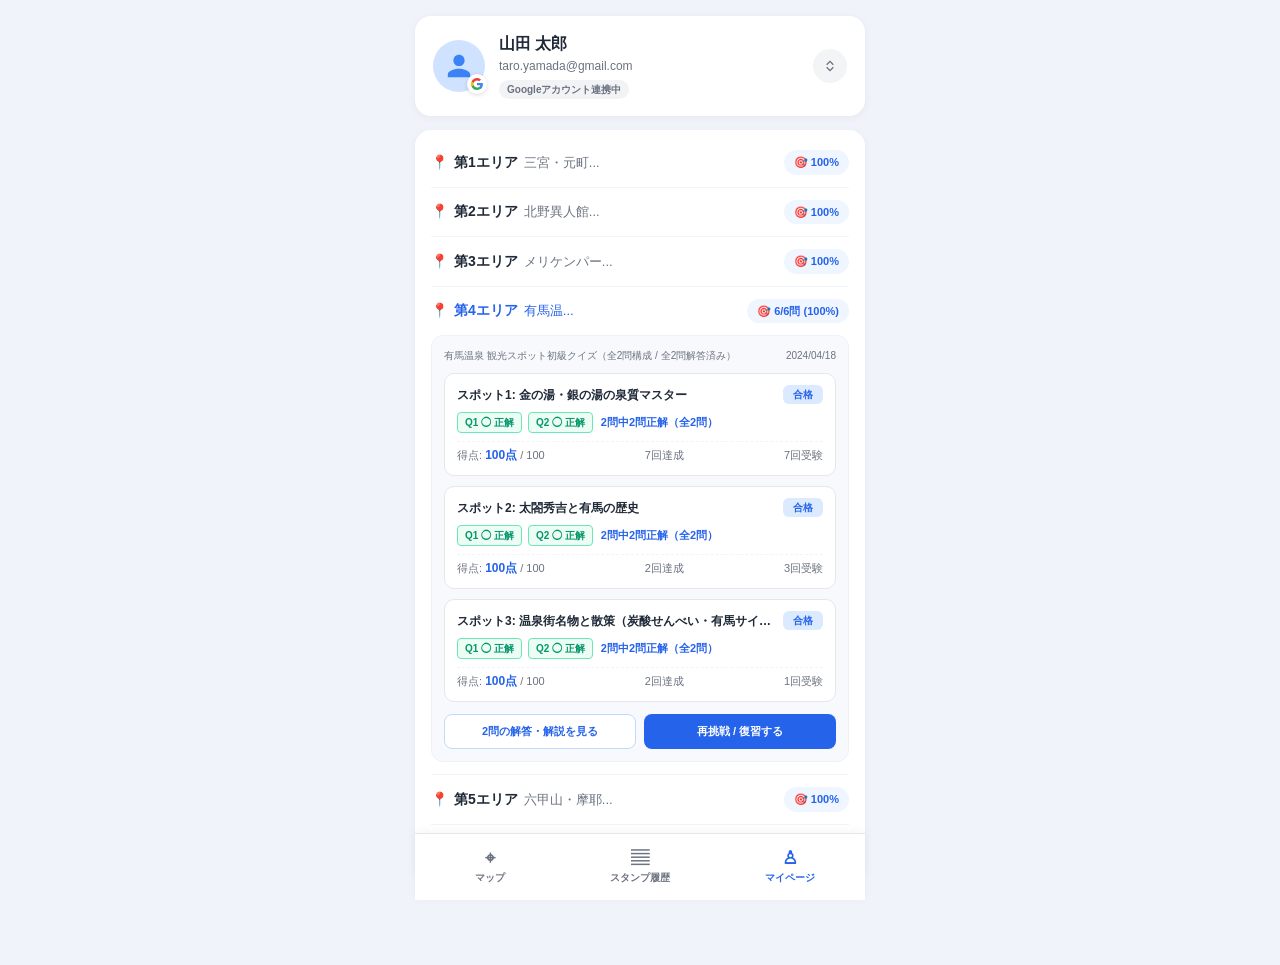
<file: html/mypage.html>
<!DOCTYPE html>
<html lang="ja">
<head>
  <meta charset="UTF-8" />
  <meta name="viewport" content="width=device-width, initial-scale=1.0" />
  <title>神戸・兵庫 観光クイズアプリ - マイページ</title>
  <link rel="stylesheet" href="css/mypage/style.css">
</head>
<body>
  <div class="app-container">
    <!-- ユーザープロフィール -->
    <section class="profile-card">
      <div class="profile-left">
        <div class="avatar-wrapper">
          <svg width="28" height="28" viewBox="0 0 24 24" fill="#3b82f6">
            <path d="M12 12c2.7 0 4.8-2.1 4.8-4.8S14.7 2.4 12 2.4 7.2 4.5 7.2 7.2 9.3 12 12 12zm0 2.4c-3.2 0-9.6 1.6-9.6 4.8v2.4h19.2v-2.4c0-3.2-6.4-4.8-9.6-4.8z"/>
          </svg>
          <span class="google-badge" title="Googleアカウント連携中">
            <svg width="12" height="12" viewBox="0 0 24 24">
              <path fill="#4285F4" d="M23.745 12.27c0-.7-.06-1.4-.19-2.07H12v4.51h6.6c-.29 1.52-1.14 2.82-2.4 3.68v3.05h3.88c2.27-2.09 3.665-5.17 3.665-9.17z"/>
              <path fill="#34A853" d="M12 24c3.24 0 5.95-1.08 7.93-2.91l-3.88-3.05c-1.08.72-2.45 1.16-4.05 1.16-3.12 0-5.77-2.11-6.72-4.96H1.29v3.14C3.26 21.3 7.31 24 12 24z"/>
              <path fill="#FBBC05" d="M5.28 14.24c-.24-.72-.38-1.49-.38-2.24s.14-1.52.38-2.24V6.62H1.29C.47 8.24 0 10.06 0 12s.47 3.76 1.29 5.38l3.99-3.14z"/>
              <path fill="#EA4335" d="M12 4.75c1.77 0 3.35.61 4.6 1.8l3.42-3.42C17.95 1.19 15.24 0 12 0 7.31 0 3.26 2.7 1.29 6.62l3.99 3.14c.95-2.85 3.6-4.96 6.72-4.96z"/>
            </svg>
          </span>
        </div>
        <div class="profile-info">
          <h1 id="userName">山田 太郎</h1>
          <div class="profile-email" id="userEmail">taro.yamada@gmail.com</div>
          <span class="link-status">Googleアカウント連携中</span>
        </div>
      </div>
      <button class="switch-btn" id="switchAccountBtn" title="アカウント切替">
        <svg width="16" height="16" viewBox="0 0 24 24" fill="none" stroke="currentColor" stroke-width="2">
          <path d="M7 10l5-5 5 5M17 14l-5 5-5-5"/>
        </svg>
      </button>
    </section>

    <!-- エリア進捗一覧 -->
    <section class="areas-card" id="areasContainer"></section>
  </div>

  <!-- 解説 / 再挑戦モーダル -->
  <div class="modal-backdrop" id="modalBackdrop">
    <div class="modal-box">
      <div class="modal-header">
        <h2 id="modalTitle">クイズ詳細</h2>
        <button class="close-btn" id="closeModalBtn">&times;</button>
      </div>
      <div id="modalBody"></div>
    </div>
  </div>

  <!-- 下部ナビゲーションバー -->
  <nav class="bottom-nav">
    <a href="index.html" class="nav-item">
      <span class="nav-icon">⌖</span>
      <span>マップ</span>
    </a>

    <a href="badge.html" class="nav-item">
      <span class="nav-icon">▤</span>
      <span>スタンプ履歴</span>
    </a>

    <a href="mypage.html" class="nav-item active">
      <span class="nav-icon">♙</span>
      <span>マイページ</span>
    </a>
  </nav>
<script src="script/mypage/script.js"></script>
</body>
</html>
</file>
<file: html/css/mypage/style.css>
:root {
      --bg-page: #f0f4fa;
      --bg-card: #ffffff;
      --bg-sub: #f7f9fc;
      --primary: #2563eb;
      --primary-hover: #1d4ed8;
      --primary-light: #dbeafe;
      --primary-text: #1e40af;
      --success-bg: #ecfdf5;
      --success-border: #6ee7b7;
      --success-text: #059669;
      --text-main: #1f2937;
      --text-muted: #6b7280;
      --text-light: #9ca3af;
      --border-color: #e5e7eb;
      --shadow-sm: 0 2px 8px rgba(15, 23, 42, 0.05);
    }

    * {
      box-sizing: border-box;
      margin: 0;
      padding: 0;
    }

    body {
      font-family: -apple-system, BlinkMacSystemFont, "Hiragino Kaku Gothic ProN", "Hiragino Sans", Meiryo, sans-serif;
      background-color: var(--bg-page);
      color: var(--text-main);
      line-height: 1.5;
      /* 下部ナビゲーションバーの高さ分、余白（padding-bottom）を確保 */
      padding: 16px 16px 84px;
      display: flex;
      justify-content: center;
    }

    .app-container {
      width: 100%;
      max-width: 450px;
      display: flex;
      flex-direction: column;
      gap: 14px;
    }

    /* プロフィールカード */
    .profile-card {
      background: var(--bg-card);
      border-radius: 16px;
      padding: 16px 18px;
      box-shadow: var(--shadow-sm);
      display: flex;
      align-items: center;
      justify-content: space-between;
    }

    .profile-left {
      display: flex;
      align-items: center;
      gap: 14px;
    }

    .avatar-wrapper {
      position: relative;
      width: 52px;
      height: 52px;
      border-radius: 50%;
      background: #cfe2ff;
      display: flex;
      align-items: center;
      justify-content: center;
      flex-shrink: 0;
    }

    .google-badge {
      position: absolute;
      bottom: -2px;
      right: -2px;
      width: 20px;
      height: 20px;
      background: #ffffff;
      border-radius: 50%;
      box-shadow: 0 1px 4px rgba(0, 0, 0, 0.15);
      display: flex;
      align-items: center;
      justify-content: center;
    }

    .profile-info h1 {
      font-size: 16px;
      font-weight: 700;
      color: var(--text-main);
    }

    .profile-email {
      font-size: 12px;
      color: var(--text-muted);
      margin-top: 1px;
    }

    .link-status {
      display: inline-block;
      margin-top: 5px;
      background: #f1f3f5;
      color: var(--text-muted);
      font-size: 10px;
      font-weight: 600;
      padding: 2px 8px;
      border-radius: 999px;
    }

    .switch-btn {
      width: 34px;
      height: 34px;
      border-radius: 50%;
      border: none;
      background: #f3f4f6;
      color: var(--text-muted);
      cursor: pointer;
      display: flex;
      align-items: center;
      justify-content: center;
      transition: background 0.2s;
    }

    .switch-btn:hover {
      background: #e5e7eb;
    }

    /* エリア進捗カード */
    .areas-card {
      background: var(--bg-card);
      border-radius: 16px;
      padding: 8px 16px;
      box-shadow: var(--shadow-sm);
    }

    .area-item {
      border-bottom: 1px solid #f1f5f9;
      padding: 12px 0;
    }

    .area-item:last-child {
      border-bottom: none;
    }

    .area-header {
      display: flex;
      align-items: center;
      justify-content: space-between;
      cursor: pointer;
      gap: 8px;
      user-select: none;
    }

    .area-title-group {
      display: flex;
      align-items: center;
      gap: 6px;
      min-width: 0;
      flex: 1;
    }

    .pin-icon {
      flex-shrink: 0;
      font-size: 14px;
    }

    .area-number {
      font-size: 14px;
      font-weight: 700;
      white-space: nowrap;
      color: var(--text-main);
      transition: color 0.2s;
    }

    .area-item.active .area-number,
    .area-item.active .area-name {
      color: var(--primary);
    }

    .area-name {
      font-size: 13px;
      color: var(--text-muted);
      white-space: nowrap;
      overflow: hidden;
      text-overflow: ellipsis;
    }

    .area-controls {
      display: flex;
      align-items: center;
      gap: 8px;
      flex-shrink: 0;
    }

    .progress-pill {
      background: #eff6ff;
      color: var(--primary);
      font-size: 11px;
      font-weight: 700;
      padding: 4px 10px;
      border-radius: 999px;
      display: flex;
      align-items: center;
      gap: 4px;
    }

    .unlock-btn {
      background: var(--primary);
      color: #ffffff;
      border: none;
      border-radius: 6px;
      font-size: 11px;
      font-weight: 600;
      padding: 5px 12px;
      cursor: pointer;
      transition: background 0.2s;
    }

    .unlock-btn:hover {
      background: var(--primary-hover);
    }

    .unlock-btn.locked {
      background: #9ca3af;
    }

    /* 展開パネル */
    .area-detail {
      display: none;
      margin-top: 12px;
      background: var(--bg-sub);
      border-radius: 12px;
      padding: 12px;
      border: 1px solid #edf2f7;
    }

    .area-item.active .area-detail {
      display: block;
    }

    .detail-meta {
      display: flex;
      justify-content: space-between;
      align-items: flex-start;
      font-size: 10px;
      color: var(--text-muted);
      margin-bottom: 10px;
      gap: 8px;
    }

    .spot-list {
      display: flex;
      flex-direction: column;
      gap: 10px;
    }

    .spot-card {
      background: #ffffff;
      border: 1px solid var(--border-color);
      border-radius: 10px;
      padding: 11px 12px;
    }

    .spot-top {
      display: flex;
      justify-content: space-between;
      align-items: center;
      gap: 8px;
      margin-bottom: 8px;
    }

    .spot-title {
      font-size: 12px;
      font-weight: 700;
      color: var(--text-main);
      white-space: nowrap;
      overflow: hidden;
      text-overflow: ellipsis;
    }

    .pass-badge {
      background: var(--primary-light);
      color: var(--primary);
      font-size: 10px;
      font-weight: 700;
      padding: 2px 10px;
      border-radius: 6px;
      flex-shrink: 0;
    }

    .pass-badge.unpassed {
      background: #fee2e2;
      color: #dc2626;
    }

    .spot-middle {
      display: flex;
      align-items: center;
      flex-wrap: wrap;
      gap: 6px;
      margin-bottom: 8px;
    }

    .q-badge {
      font-size: 10px;
      font-weight: 700;
      padding: 2px 7px;
      border-radius: 4px;
      background: var(--success-bg);
      border: 1px solid var(--success-border);
      color: var(--success-text);
    }

    .q-badge.wrong {
      background: #fef2f2;
      border-color: #fca5a5;
      color: #dc2626;
    }

    .correct-summary {
      font-size: 11px;
      font-weight: 700;
      color: var(--primary);
      margin-left: 2px;
    }

    .spot-bottom {
      display: flex;
      justify-content: space-between;
      align-items: center;
      font-size: 11px;
      color: var(--text-muted);
      padding-top: 4px;
      border-top: 1px dashed #f1f5f9;
    }

    .score-val {
      color: var(--primary);
      font-weight: 700;
      font-size: 12px;
    }

    /* アクションボタン */
    .detail-actions {
      display: grid;
      grid-template-columns: 1fr 1fr;
      gap: 8px;
      margin-top: 12px;
    }

    .btn-outline {
      background: #ffffff;
      color: var(--primary);
      border: 1px solid #bfdbfe;
      border-radius: 8px;
      padding: 9px 8px;
      font-size: 11px;
      font-weight: 700;
      cursor: pointer;
      transition: background 0.2s;
    }

    .btn-outline:hover {
      background: #eff6ff;
    }

    .btn-solid {
      background: var(--primary);
      color: #ffffff;
      border: none;
      border-radius: 8px;
      padding: 9px 8px;
      font-size: 11px;
      font-weight: 700;
      cursor: pointer;
      transition: background 0.2s;
    }

    .btn-solid:hover {
      background: var(--primary-hover);
    }

    /* モーダル */
    .modal-backdrop {
      position: fixed;
      inset: 0;
      background: rgba(15, 23, 42, 0.5);
      display: none;
      align-items: center;
      justify-content: center;
      padding: 16px;
      z-index: 200;
    }

    .modal-backdrop.open {
      display: flex;
    }

    .modal-box {
      background: #ffffff;
      border-radius: 16px;
      width: 100%;
      max-width: 420px;
      max-height: 85vh;
      overflow-y: auto;
      padding: 20px;
      box-shadow: 0 10px 25px rgba(0, 0, 0, 0.15);
    }

    .modal-header {
      display: flex;
      justify-content: space-between;
      align-items: center;
      margin-bottom: 14px;
      padding-bottom: 10px;
      border-bottom: 1px solid var(--border-color);
    }

    .modal-header h2 {
      font-size: 15px;
      font-weight: 700;
    }

    .close-btn {
      background: none;
      border: none;
      font-size: 20px;
      color: var(--text-muted);
      cursor: pointer;
    }

    .quiz-block {
      margin-bottom: 16px;
      padding: 12px;
      background: var(--bg-sub);
      border-radius: 10px;
    }

    .quiz-spot-label {
      font-size: 11px;
      font-weight: 700;
      color: var(--primary);
      margin-bottom: 4px;
    }

    .quiz-question {
      font-size: 13px;
      font-weight: 700;
      margin-bottom: 8px;
    }

    .quiz-option {
      display: block;
      width: 100%;
      text-align: left;
      padding: 8px 10px;
      margin-bottom: 6px;
      border: 1px solid var(--border-color);
      border-radius: 8px;
      background: #ffffff;
      font-size: 12px;
      cursor: pointer;
    }

    .quiz-option.selected {
      border-color: var(--primary);
      background: #eff6ff;
      font-weight: 700;
    }

    .explanation-text {
      font-size: 12px;
      color: var(--text-main);
      background: #ecfdf5;
      border-left: 3px solid var(--success-text);
      padding: 8px 10px;
      border-radius: 4px;
      margin-top: 6px;
    }

    /* 下部ナビゲーションバー */
    .bottom-nav {
      position: fixed;
      bottom: 0;
      left: 50%;
      transform: translateX(-50%);
      width: 100%;
      max-width: 450px;
      height: 67px;
      background: #ffffff;
      border-top: 1px solid var(--border-color);
      box-shadow: 0 -2px 10px rgba(15, 23, 42, 0.04);
      display: flex;
      justify-content: space-around;
      align-items: center;
      z-index: 100;
    }

    .nav-item {
      flex: 1;
      height: 100%;
      display: flex;
      flex-direction: column;
      align-items: center;
      justify-content: center;
      gap: 3px;
      text-decoration: none;
      color: var(--text-muted);
      font-size: 10px;
      font-weight: 600;
      transition: color 0.2s;
    }

    .nav-item:hover {
      color: var(--primary);
    }

    .nav-item.active {
      color: var(--primary);
      font-weight: 700;
    }

    .nav-icon {
      font-size: 18px;
      line-height: 1;
    }
</file>
